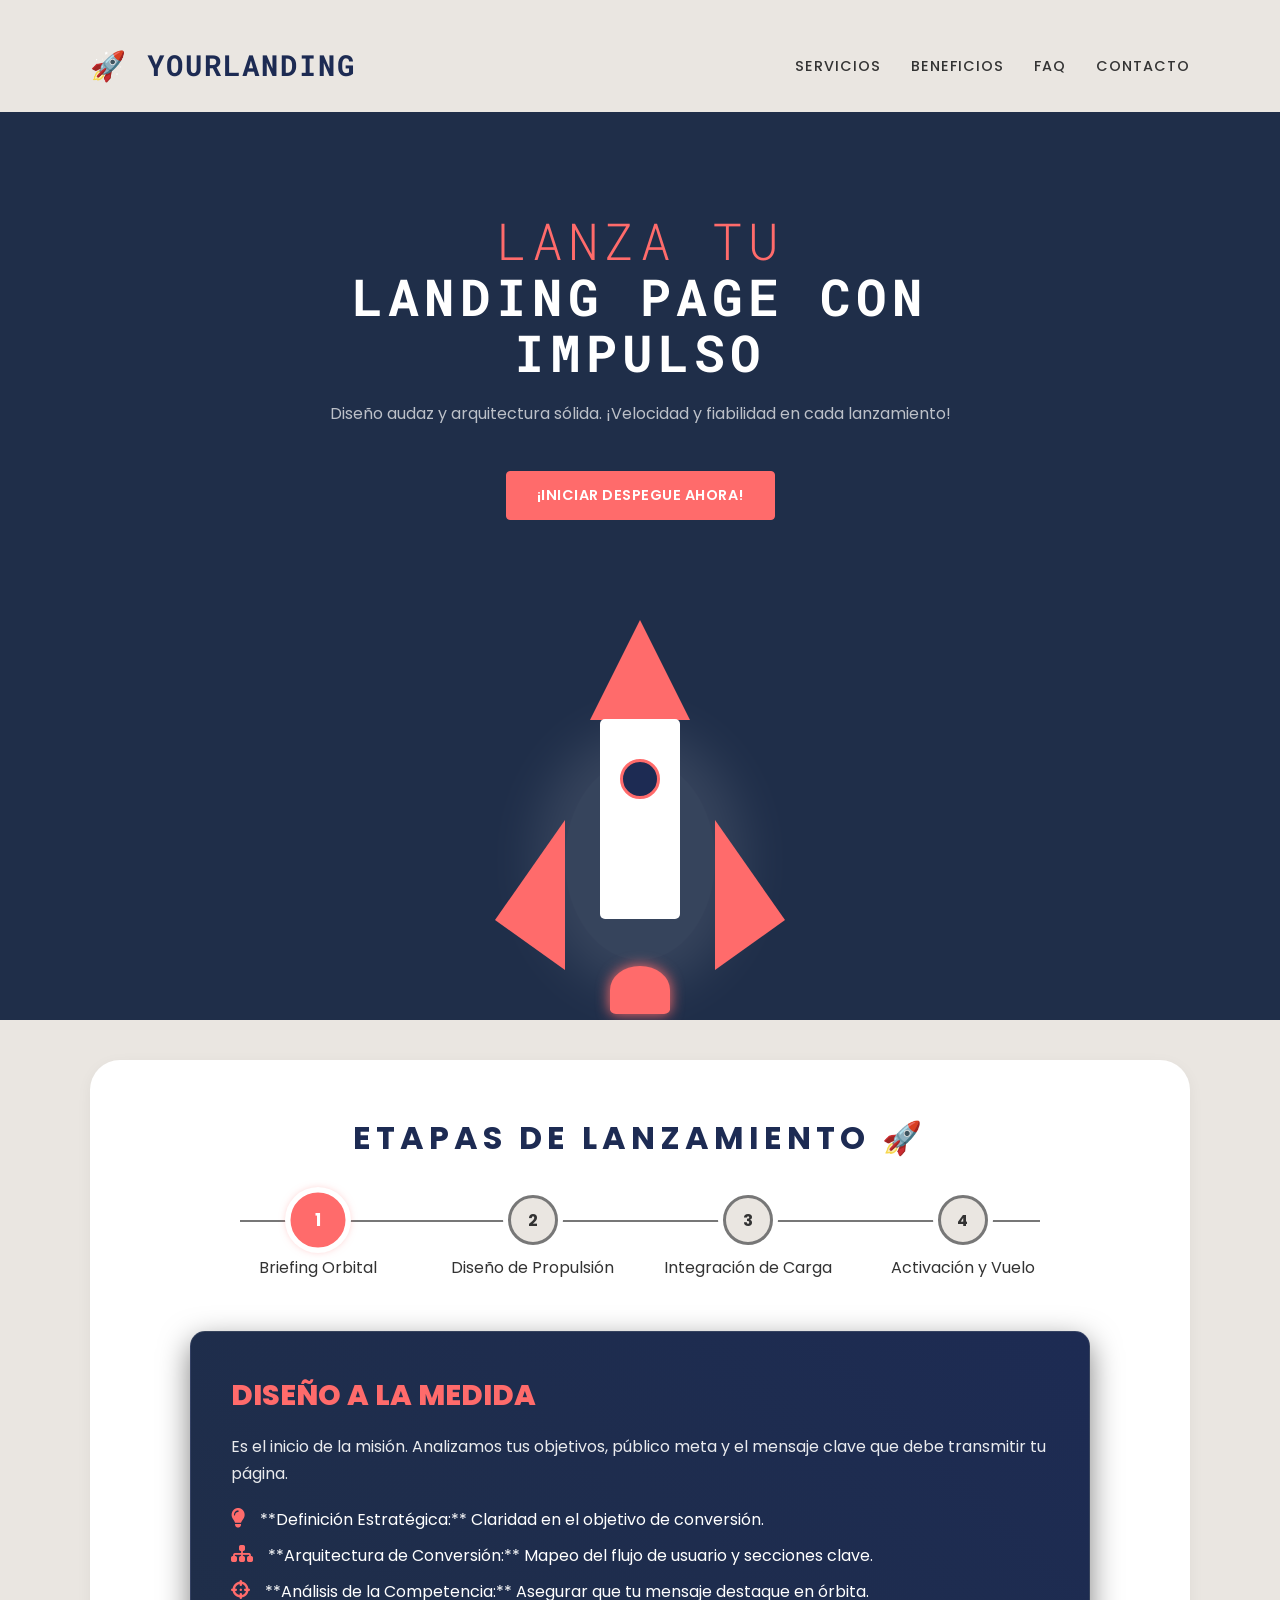
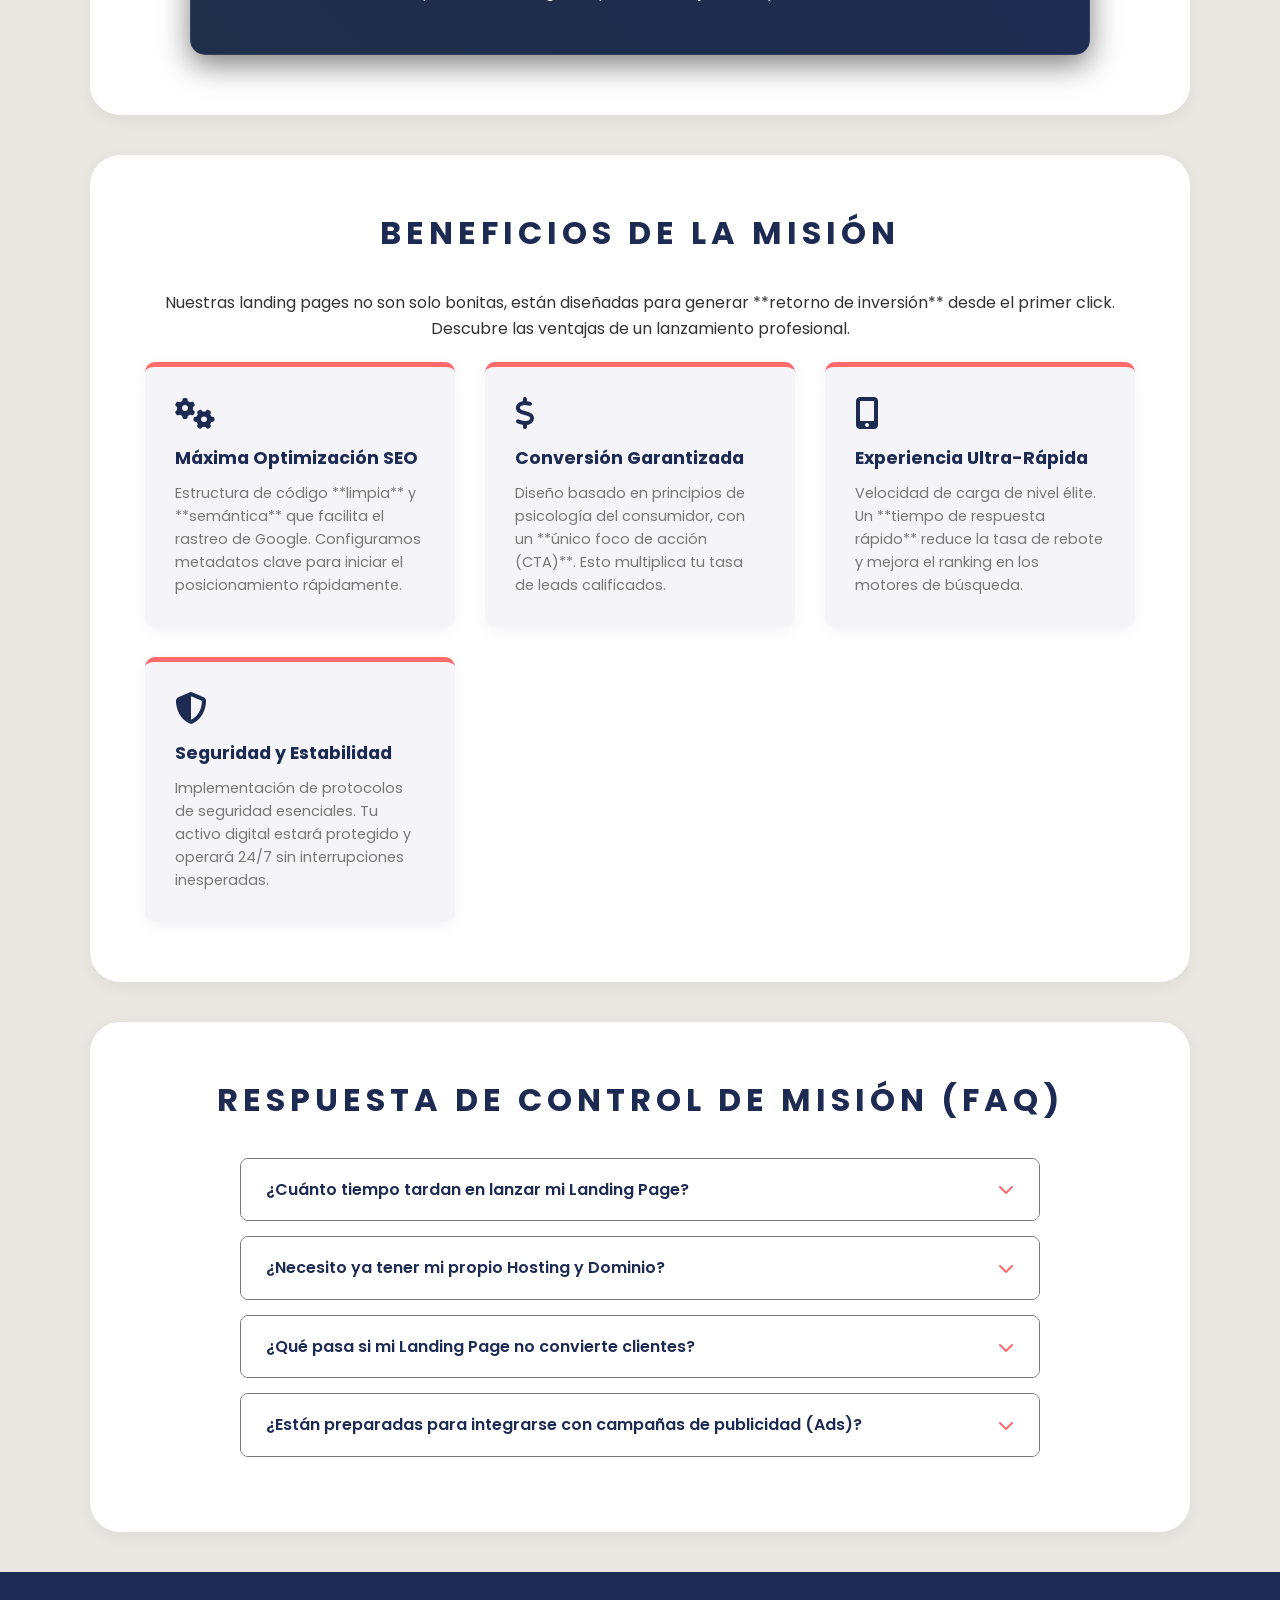
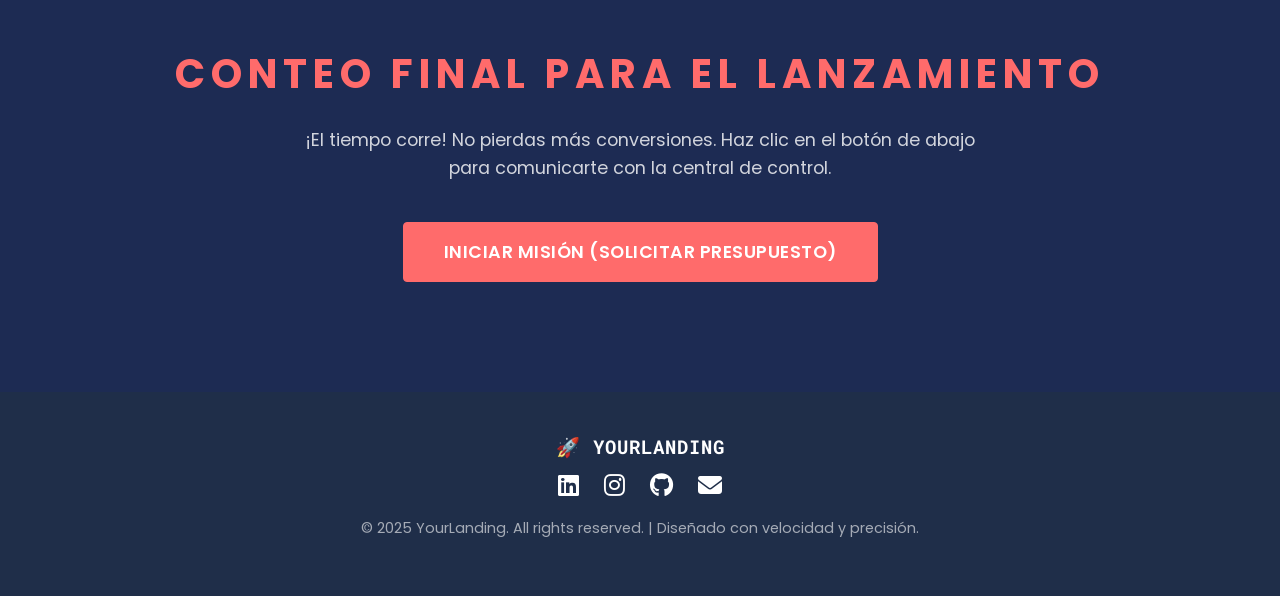
<file: index.html>
<!DOCTYPE html>
<html lang="es">
<head>
    <meta charset="UTF-8">
    <meta name="viewport" content="width=device-width, initial-scale=1.0">
    <title>🚀 YourLanding - Landing Pages Profesionales</title>
    <link href="https://fonts.googleapis.com/css2?family=Poppins:wght@300;400;500;600;700;800&display=swap" rel="stylesheet">
    <link href="https://fonts.googleapis.com/css2?family=Roboto+Mono:wght@700&display=swap" rel="stylesheet">
    <link rel="stylesheet" href="https://cdnjs.cloudflare.com/ajax/libs/font-awesome/6.5.1/css/all.min.css">
    
    <link rel="stylesheet" href="styles/style.css">
        <script>
    // BLOQUEO INMEDIATO DEL SCROLL AUTOMÁTICO
    if (window.location.hash) {
        // Anula el hash inmediatamente, previniendo el scroll nativo.
        window.location.hash = "";
        
        // Limpia la URL sin recargar y fuerza el scroll al tope como respaldo.
        window.onload = function() {
            window.scrollTo(0, 0);
            if (history.replaceState) {
                history.replaceState(null, document.title, window.location.pathname + window.location.search);
            }
        };
    }
</script>
</head>
<body>

    <header class="header">
  
        <div class="container">
            <h1 class="logo">🚀 YOURLANDING</h1>
            
            <nav>
                <div class="menu-toggle" id="menuToggle">☰</div>
                
                <ul class="nav-menu" id="navMenu">
                    <li><a href="#servicios">Servicios</a></li>
                    <li><a href="#beneficios">Beneficios</a></li>
                    <li><a href="#faq">FAQ</a></li>
                    <li><a href="#contacto">Contacto</a></li>
                </ul>
            </nav>
            
        </div>
    </header>

    <main>
        <section id="hero" class="hero">
            <div class="hero-content-wrapper">
                
                <h2 class="hero-title">
                    <span>Lanza Tu </span><br>
                    LANDING PAGE CON <strong>IMPULSO</strong>
                </h2>
                
                <p class="hero-subtitle">
                    Diseño audaz y arquitectura sólida. ¡Velocidad y fiabilidad en cada lanzamiento!
                </p>
                
                <a href="mailto:jrdcdiaz2001@gmail.com?subject=Lanzamiento%20de%20Landing%20Page%20Cohete%20🚀%20(YourLanding)&body=Hola%2C%20estoy%20interesado%20en%20los%20servicios%20de%20YourLanding.%0D%0A%0D%0AMi%20Nombre%20Completo%3A%20%0D%0AEmpresa%20(si%20aplica)%3A%20%0D%0ATeléfono%20de%20Contacto%3A%20%0D%0A%0D%0ACuéntanos%20sobre%20tu%20proyecto%20(objetivos%2C%20público%20meta%2C%20plazo%20estimado%20etc.)%3A%20%0D%0A" class="btn btn-hero">¡Iniciar Despegue Ahora!</a>

                <div class="rocket-container">
                    
                    <div class="rocket-flame-smoke">
                        <div class="smoke-puff-base"></div>
                        <div class="flame"></div>
                    </div>
                    
                    <div class="rocket-shape">
                        <div class="rocket-cone"></div>
                        <div class="rocket-body">
                            <div class="rocket-window"></div>
                        </div>
                        <div class="rocket-fin-left"></div>
                        <div class="rocket-fin-right"></div>
                    </div>
                    
                </div>
                </div>
        </section>

        <section id="servicios" class="section-secondary">
            <div class="container">
                <h3>Etapas de Lanzamiento 🚀</h3>
                
                <div class="launch-stages">
                    
                    <div class="stage-nav">
                        
                        <div class="stage-step active" data-target="stage1">
                            <div class="stage-icon">1</div>
                            <div class="stage-title">Briefing Orbital</div>
                        </div>

                        <div class="stage-step" data-target="stage2">
                            <div class="stage-icon">2</div>
                            <div class="stage-title">Diseño de Propulsión</div>
                        </div>
                        
                        <div class="stage-step" data-target="stage3">
                            <div class="stage-icon">3</div>
                            <div class="stage-title">Integración de Carga</div>
                        </div>
                        
                        <div class="stage-step" data-target="stage4">
                            <div class="stage-icon">4</div>
                            <div class="stage-title">Activación y Vuelo</div>
                        </div>

                    </div>
                    
                    <div class="stage-content">
                        
                        <div class="content-item active" id="stage1">
                            <h4>Diseño a la Medida</h4>
                            <p>
                                Es el inicio de la misión. Analizamos tus objetivos, público meta y el mensaje clave que debe transmitir tu página.
                            </p>
                            <ul>
                                <li><i class="fas fa-lightbulb"></i> **Definición Estratégica:** Claridad en el objetivo de conversión.</li>
                                <li><i class="fas fa-sitemap"></i> **Arquitectura de Conversión:** Mapeo del flujo de usuario y secciones clave.</li>
                                <li><i class="fas fa-crosshairs"></i> **Análisis de la Competencia:** Asegurar que tu mensaje destaque en órbita.</li>
                            </ul>
                        </div>
                        
                        <div class="content-item" id="stage2">
                            <h4>Responsive y Estilo</h4>
                            <p>
                                Construimos el fuselaje visual con código limpio y ligero para la máxima velocidad.
                            </p>
                            <ul>
                                <li><i class="fas fa-laptop-code"></i> **Desarrollo 100% Responsive:** Diseño que se adapta perfectamente a móvil, tablet y escritorio.</li>
                                <li><i class="fas fa-palette"></i> **Identidad Visual Auda:** Uso de tu marca y nuestra paleta para alto impacto.</li>
                                <li><i class="fas fa-bolt"></i> **Optimización de Velocidad:** Imágenes comprimidas y código minificado para el core web.</li>
                            </ul>
                        </div>

                        <div class="content-item" id="stage3">
                            <h4>Leads y SEO</h4>
                            <p>
                                Preparamos y conectamos todos los sistemas críticos para la generación de resultados y visibilidad.
                            </p>
                            <ul>
                                <li><i class="fas fa-paper-plane"></i> **Captura de Leads (CRM):** Conexión de formularios a tu sistema de gestión de clientes.</li>
                                <li><i class="fas fa-tachometer-alt"></i> **Optimización SEO Esencial:** Títulos, meta-descripciones y estructura Hx.</li>
                                <li><i class="fas fa-chart-line"></i> **Instalación de Analytics:** Listos para medir el tráfico y el rendimiento desde el primer día.</li>
                            </ul>
                        </div>
                        
                        <div class="content-item" id="stage4">
                            <h4>Lanzamiento Final</h4>
                            <p>
                                La etapa crucial donde tu landing page es desplegada y declarada operativa.
                            </p>
                            <ul>
                                <li><i class="fas fa-server"></i> **Despliegue en Servidor Rápido:** Aseguramos un hosting de alta velocidad.</li>
                                <li><i class="fas fa-clipboard-check"></i> **Control de Calidad (QC):** Pruebas de funcionalidad y validación de todos los enlaces.</li>
                                <li><i class="fas fa-rocket"></i> **Lanzamiento y Monitoreo:** Puesta en vivo y confirmación de que la misión es **Completada**.</li>
                            </ul>
                        </div>

                    </div>
                    
                </div>
                
            </div>
        </section>
        
        <section id="beneficios" class="section-secondary">
            <div class="container">
                <h3>Beneficios de la Misión</h3>
                <p>Nuestras landing pages no son solo bonitas, están diseñadas para generar **retorno de inversión** desde el primer click. Descubre las ventajas de un lanzamiento profesional.</p>

                <div class="benefits-grid">
                    
                    <div class="benefit-card">
                        <i class="fas fa-cogs"></i>
                        <h4>Máxima Optimización SEO</h4>
                        <p>Estructura de código **limpia** y **semántica** que facilita el rastreo de Google. Configuramos metadatos clave para iniciar el posicionamiento rápidamente.</p>
                    </div>

                    <div class="benefit-card">
                        <i class="fas fa-dollar-sign"></i>
                        <h4>Conversión Garantizada</h4>
                        <p>Diseño basado en principios de psicología del consumidor, con un **único foco de acción (CTA)**. Esto multiplica tu tasa de leads calificados.</p>
                    </div>

                    <div class="benefit-card">
                        <i class="fas fa-mobile-alt"></i>
                        <h4>Experiencia Ultra-Rápida</h4>
                        <p>Velocidad de carga de nivel élite. Un **tiempo de respuesta rápido** reduce la tasa de rebote y mejora el ranking en los motores de búsqueda.</p>
                    </div>
                    
                    <div class="benefit-card">
                        <i class="fas fa-shield-alt"></i>
                        <h4>Seguridad y Estabilidad</h4>
                        <p>Implementación de protocolos de seguridad esenciales. Tu activo digital estará protegido y operará 24/7 sin interrupciones inesperadas.</p>
                    </div>
                </div>
            </div>
        </section>

        <section id="faq" class="section-secondary">
            <div class="container">
                <h3>Respuesta de Control de Misión (FAQ)</h3>
                
                <div class="faq-list">
                    
                    <div class="faq-item">
                        <div class="faq-question">
                            ¿Cuánto tiempo tardan en lanzar mi Landing Page?
                            <i class="fas fa-chevron-down"></i>
                        </div>
                        <div class="faq-answer">
                            <p>Nuestro proceso completo (desde el briefing hasta la activación) toma entre **7 y 10 días hábiles**, dependiendo de la complejidad del diseño y la integración de la carga (CRM).</p>
                        </div>
                    </div>
                    
                    <div class="faq-item">
                        <div class="faq-question">
                            ¿Necesito ya tener mi propio Hosting y Dominio?
                            <i class="fas fa-chevron-down"></i>
                        </div>
                        <div class="faq-answer">
                            <p>Recomendamos que el cliente ya cuente con su dominio. Nosotros nos encargamos del despliegue en tu **servidor** o podemos recomendarte un proveedor de alta velocidad optimizado para tu nueva página.</p>
                        </div>
                    </div>
                    
                    <div class="faq-item">
                        <div class="faq-question">
                            ¿Qué pasa si mi Landing Page no convierte clientes?
                            <i class="fas fa-chevron-down"></i>
                        </div>
                        <div class="faq-answer">
                            <p>Nuestras páginas están diseñadas bajo métricas de conversión. Si después del lanzamiento no ves resultados, ofrecemos una **revisión estratégica y ajuste de CTA** sin costo adicional durante los primeros 30 días para optimizar la conversión.</p>
                        </div>
                    </div>
                    
                    <div class="faq-item">
                        <div class="faq-question">
                            ¿Están preparadas para integrarse con campañas de publicidad (Ads)?
                            <i class="fas fa-chevron-down"></i>
                        </div>
                        <div class="faq-answer">
                            <p>Sí. Instalamos el **Pixel de Meta (Facebook/Instagram)** y el **Tag de Google Ads** en la etapa 3, garantizando que tu página esté lista para recibir tráfico de pago y medir el retorno de la inversión.</p>
                        </div>
                    </div>

                </div>
            </div>
        </section>
        
        <section id="contacto" class="contacto">
            <div class="container">
                
                <h3>Conteo Final Para el Lanzamiento</h3>
                
                <div class="contact-content">
                    <p>
                        ¡El tiempo corre! No pierdas más conversiones. Haz clic en el botón de abajo para comunicarte con la central de control.
                    </p>
                    
                    <a href="https://mail.google.com/mail/u/0/?view=cm&fs=1&to=jrdcdiaz2001@gmail.com&su=Lanzamiento%20de%20Landing%20Page%20Cohete%20🚀%20(YourLanding)&body=Hola%2C%20estoy%20interesado%20en%20los%20servicios%20de%20YourLanding.%0A%0AMi%20Nombre%20Completo%3A%20%0AEmpresa%20(si%20aplica)%3A%20%0ATeléfono%20de%20Contacto%3A%20%0A%0ACuéntanos%20sobre%20tu%20proyecto%20(objetivos%2C%20público%20meta%2C%20plazo%20estimado%20etc.)%3A%20" 
                 class="btn btn-primary" target="_blank">
                    Iniciar Misión (Solicitar Presupuesto)
                </a>
                </div>
            </div>
        </section>
        </main>

    <footer class="footer">
        <div class="container">
            <div class="footer-logo">🚀 YOURLANDING</div>

            <div class="social-links">
                <a href="https://www.linkedin.com/in/ingjohandiaz/" target="_blank" title="LinkedIn">
                    <i class="fab fa-linkedin"></i>
                </a>
                <a href="https://www.instagram.com/your.landing/" target="_blank" title="Instagram">
                    <i class="fab fa-instagram"></i>
                </a>
                <a href="https://github.com/ssh0annn" target="_blank" title="GitHub">
                    <i class="fab fa-github"></i>
                </a>
                <a target="_blank" href="https://mail.google.com/mail/u/0/?view=cm&fs=1&to=jrdcdiaz2001@gmail.com&su=Lanzamiento%20de%20Landing%20Page%20Cohete%20🚀%20(YourLanding)&body=Hola%2C%20estoy%20interesado%20en%20los%20servicios%20de%20YourLanding.%0A%0AMi%20Nombre%20Completo%3A%20%0AEmpresa%20(si%20aplica)%3A%20%0ATeléfono%20de%20Contacto%3A%20%0A%0ACuéntanos%20sobre%20tu%20proyecto%20(objetivos%2C%20público%20meta%2C%20plazo%20estimado%20etc.)%3A%20" title="Email">
                    <i class="fas fa-envelope"></i>
                </a>
            </div>

            <p>
                &copy; 2025 YourLanding. All rights reserved. | Diseñado con velocidad y precisión.
            </p>
        </div>
    </footer>
    
    <script src="animaciones/script.js"></script>
</body>
</html>
</file>
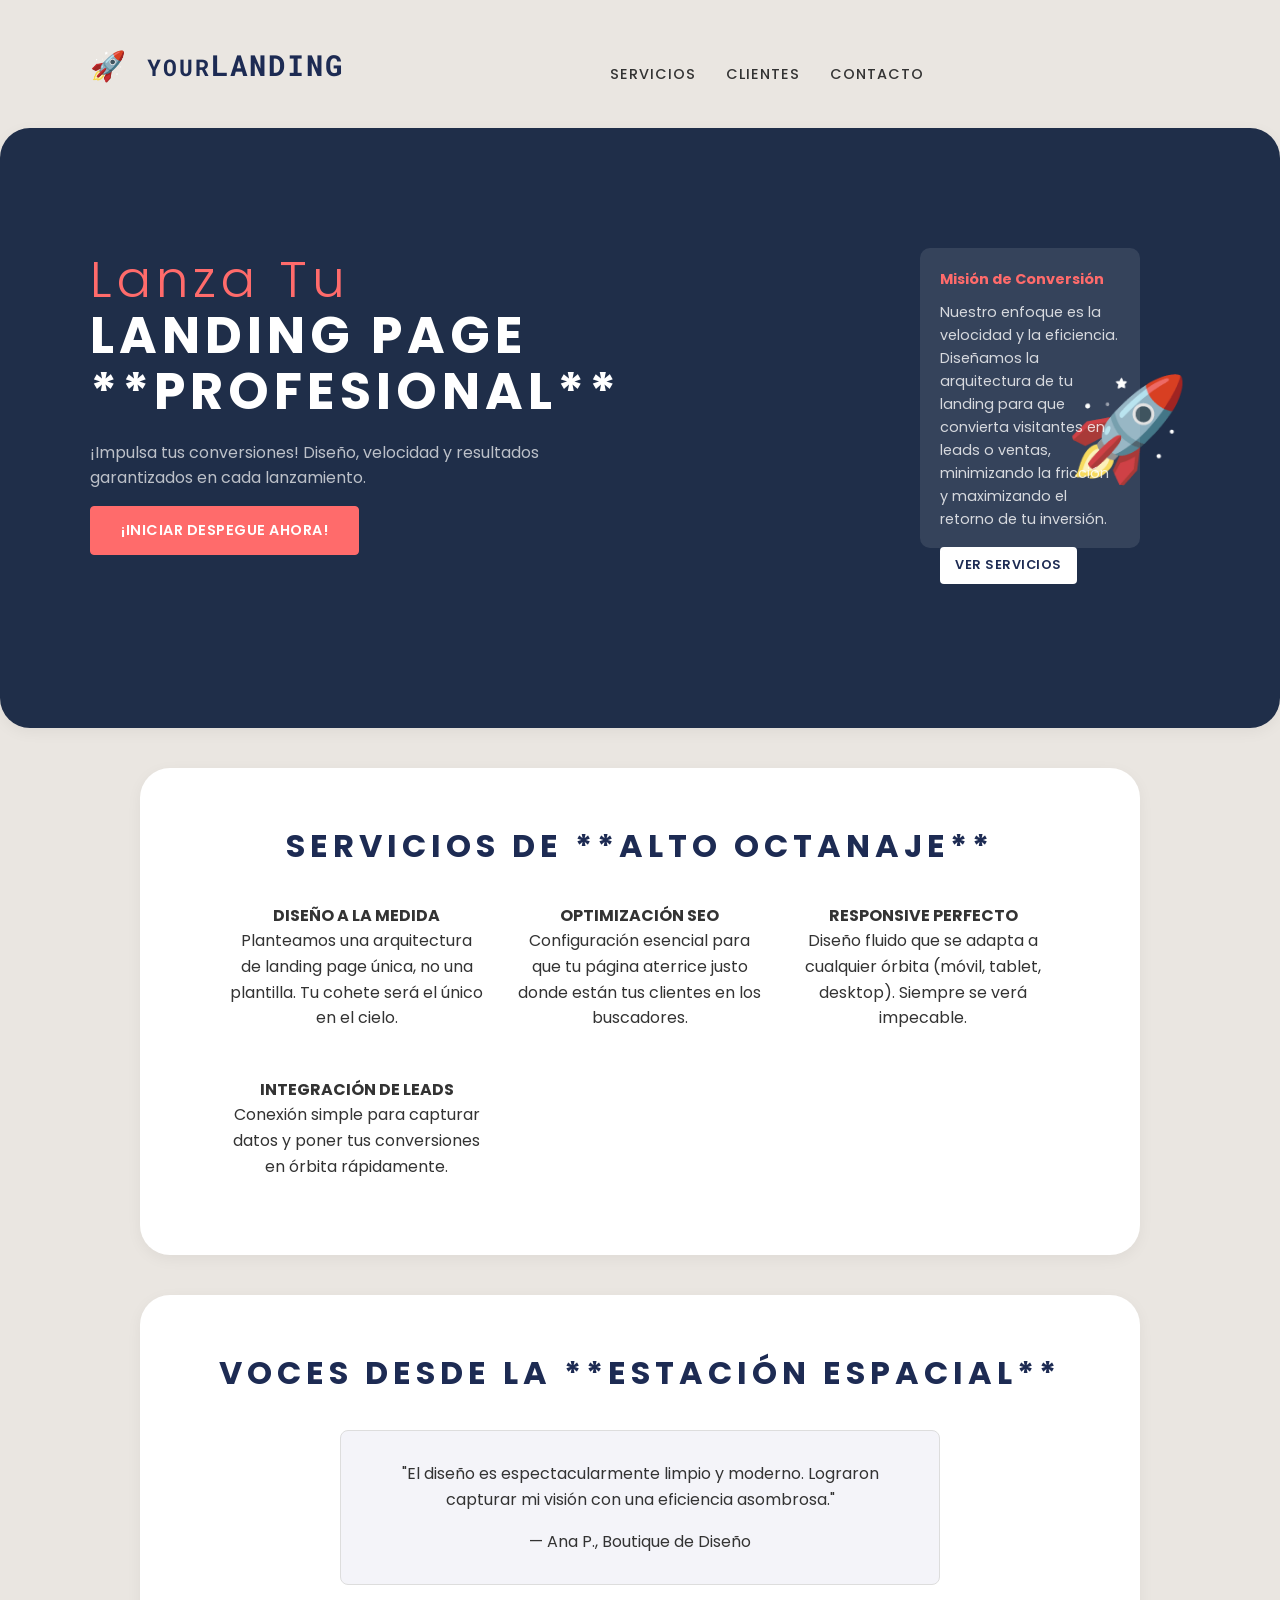
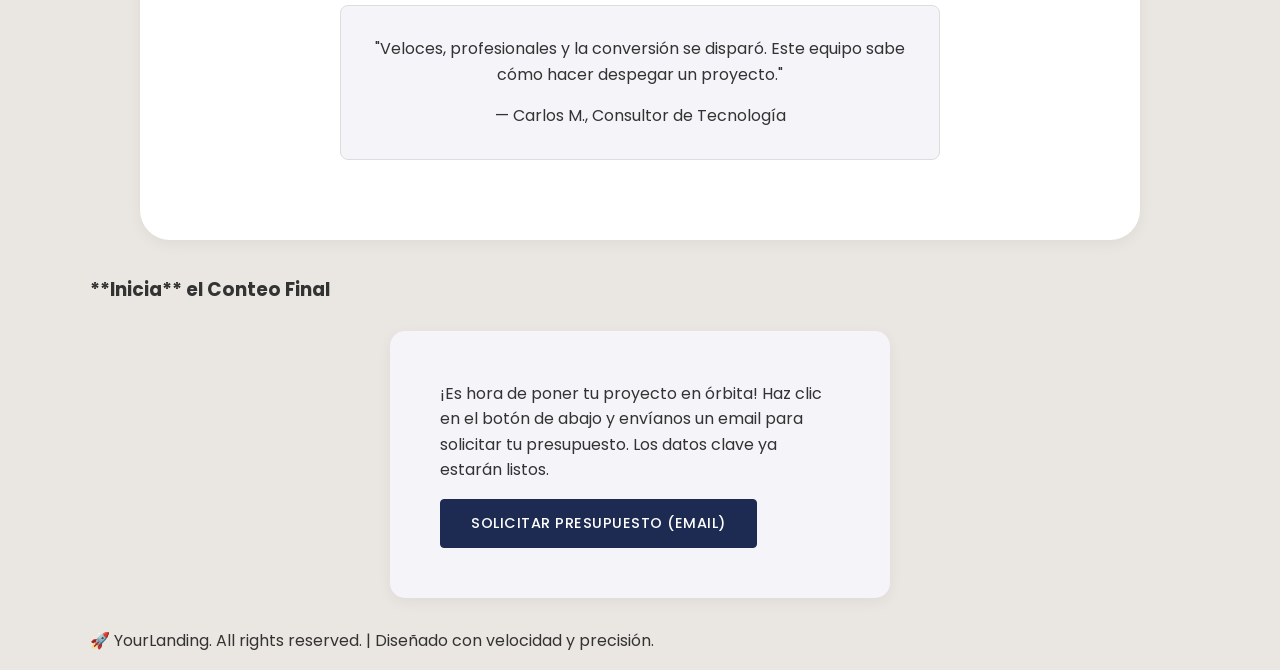
<file: Index.html>
<!DOCTYPE html>
<html lang="es">
<head>
    <meta charset="UTF-8">
    <meta name="viewport" content="width=device-width, initial-scale=1.0">
    <title>🚀 YourLanding - Landing Pages Profesionales</title>
    <link href="https://fonts.googleapis.com/css2?family=Poppins:wght@300;400;500;600;700;800&display=swap" rel="stylesheet">
    <link href="https://fonts.googleapis.com/css2?family=Roboto+Mono:wght@700&display=swap" rel="stylesheet">
    
    <style>
        /* Variables */
        :root {
            --primary-color: #FF6B6B;
            --secondary-color: #1D2B53;
            --background-page: #EAE6E1;
            --hero-bg-dark: #1F2E49;
            --background-light: #F4F4F9; 
            --white: #ffffff;
            --text-dark: #333333;
            --text-light: #777777;
            --shadow-subtle: 0 4px 15px rgba(0, 0, 0, 0.05);
            --section-padding-y: 60px; /* Nueva variable para padding vertical */
        }

        /* Base y Reset */
        * {
            box-sizing: border-box;
            margin: 0;
            padding: 0;
        }

        body {
            font-family: 'Poppins', sans-serif;
            color: var(--text-dark);
            line-height: 1.6;
            background-color: var(--background-page);
            padding-top: 40px;
        }

        .container {
            width: 90%;
            max-width: 1100px;
            margin: 0 auto;
            /* Padding para evitar que el contenido toque los bordes laterales */
            padding: 0 0; 
        }

        h1, h2, h3 {
            margin-bottom: 1rem;
            line-height: 1.1;
            font-weight: 700;
        }
        
        /* Ajuste fino del espaciado de títulos */
        .hero-title {
            margin-bottom: 20px !important;
        }

        p {
            margin-bottom: 1rem;
            font-weight: 400;
        }

        /* --- Componentes --- */
        .btn {
            display: inline-block;
            padding: 12px 30px; 
            border-radius: 4px;
            text-decoration: none;
            font-weight: 500;
            transition: background-color 0.3s ease, transform 0.2s ease;
            border: 1px solid var(--secondary-color);
            cursor: pointer;
            text-align: center;
            letter-spacing: 0.5px;
            text-transform: uppercase;
            font-size: 0.9rem;
        }

        .hero .btn {
            background-color: var(--primary-color);
            color: var(--white);
            border: 1px solid var(--primary-color);
            font-weight: 600;
            margin-top: 15px; /* Espacio después del subtitulo */
        }
        .hero .btn:hover {
            background-color: #e85a5a;
            border-color: #e85a5a;
        }

        .btn-primary {
            background-color: var(--secondary-color);
            color: var(--white);
        }

        .btn-primary:hover {
            background-color: var(--text-dark);
            border-color: var(--text-dark);
            transform: translateY(-1px);
        }

        /* --- HEADER Y NAVEGACIÓN --- */
        
        .header .container {
            display: flex;
            justify-content: space-between;
            align-items: center;
            padding: 10px 0 30px 0;
        }

        .logo {
            font-family: 'Roboto Mono', monospace;
            font-size: 1.8rem;
            color: var(--secondary-color);
            font-weight: 700;
            letter-spacing: 2px;
            z-index: 20;
        }
        .logo span {
            font-size: 0.8em;
        }
        
        .nav-menu {
            list-style: none;
            display: flex;
            gap: 30px;
            z-index: 10;
        }
        .nav-menu a {
            font-size: 0.9rem;
            text-transform: uppercase;
            letter-spacing: 1px;
            color: var(--text-dark);
            text-decoration: none;
            font-weight: 500;
            transition: color 0.3s;
        }
        .nav-menu a:hover {
            color: var(--primary-color);
        }
        
        .menu-toggle {
            display: none;
            cursor: pointer;
            z-index: 20;
            color: var(--secondary-color);
            font-size: 24px;
        }

        /* --- SECCIÓN HERO (AJUSTES CLAVE DE ALINEACIÓN) --- */
        .hero {
            background-color: var(--hero-bg-dark);
            padding: 0;
            text-align: center;
            position: relative;
            overflow: hidden;
            padding-bottom: 50px; 
            border-radius: 30px;
            box-shadow: var(--shadow-subtle);
        }
        
        .hero-content-wrapper {
            /* AJUSTE: Flexbox para alinear verticalmente todo el contenido principal */
            display: flex;
            justify-content: space-between;
            align-items: center; /* Alineación vertical central */
            padding: 100px 0; /* Aumentado el padding vertical para centrar mejor */
            position: relative;
            z-index: 10;
            min-height: 450px; /* Altura mínima para asegurar el espacio */
        }

        .hero-left {
            width: 50%;
            text-align: left;
            padding-right: 50px;
        }

        .hero-right {
            width: 50%;
            display: flex;
            justify-content: flex-end;
            align-items: center;
            position: relative;
            height: 350px;
        }

        .hero-title {
            font-size: 3.2rem; /* Ligeramente más grande */
            letter-spacing: 5px;
            color: var(--white);
        }
        
        .hero-subtitle {
            font-size: 1rem;
            color: rgba(255, 255, 255, 0.7);
            margin-bottom: 0; /* Quitamos el margin-bottom aquí para controlarlo con el botón */
        }

        /* Cohete (manteniendo animaciones) */
        .rocket-wrapper {
            position: absolute;
            right: 0;
            bottom: 0;
            transform: translateY(50px);
            animation: launch 4s ease-out forwards;
        }
        
        .rocket-icon {
            font-size: 100px;
            display: block;
            line-height: 1;
        }
        /* ... animaciones launch, flame, smoke-puff ... */
        @keyframes launch {
            0% { transform: translateY(50px) rotate(0deg); opacity: 0.2; }
            50% { transform: translateY(0px) rotate(-2deg); opacity: 1; }
            100% { transform: translateY(-100px) rotate(0deg); opacity: 1; }
        }
        
        @keyframes flame {
            to { transform: scale(1.1); opacity: 0.8; }
        }
        
        @keyframes flame-fade {
            to { opacity: 0; }
        }
        
        @keyframes smoke-puff {
            0% { opacity: 0; transform: scale(0.5) translateX(-50%); }
            100% { opacity: 0.5; transform: scale(1.5) translateX(-50%); }
        }

        /* Contenedor Colección (Ajuste de posición para no solapar texto) */
        .main-collection-box {
            background-color: rgba(255, 255, 255, 0.1);
            border-radius: 10px;
            padding: 20px;
            text-align: left;
            position: absolute;
            top: 20px; /* Distancia del borde superior */
            right: 50px; /* Ajuste para mantener alineación */
            width: 40%; /* Ligeramente más pequeño para el diseño */
            font-size: 0.9rem;
            color: rgba(255, 255, 255, 0.8);
            max-height: 300px; /* Limitar altura */
        }
        .main-collection-box h4 {
            color: var(--primary-color);
            margin-bottom: 10px;
        }

        /* --- SECCIONES INFERIORES (Alineación y espaciado consistente) --- */
        .section-secondary {
            background-color: var(--white);
            padding: var(--section-padding-y) 0;
            text-align: center;
            border-radius: 30px;
            margin: 40px auto;
            max-width: 1000px;
            box-shadow: var(--shadow-subtle);
        }
        
        .section-secondary h3 {
            color: var(--secondary-color);
            font-size: 2rem;
            margin-bottom: 40px;
            letter-spacing: 5px;
            text-transform: uppercase;
        }

        .servicios-grid {
            display: grid;
            grid-template-columns: repeat(auto-fit, minmax(200px, 1fr));
            gap: 30px;
            padding: 0 40px;
        }

        /* Testimonios y Contacto: Alineación central mejorada */
        .testimonio-card {
            background: var(--background-light);
            padding: 30px;
            border-radius: 8px;
            max-width: 600px;
            margin: 20px auto; /* Centrado */
            box-shadow: none;
            border: 1px solid #ddd;
        }
        
        .contact-content {
            background: var(--background-light);
            padding: 50px;
            border-radius: 15px;
            max-width: 500px;
            margin: 30px auto; /* Centrado */
            box-shadow: var(--shadow-subtle);
        }

        /* --- RESPONSIVE / MENÚ HAMBURGUESA --- */
        @media (max-width: 900px) {
            
            .menu-toggle { display: block; }
            .nav-menu { display: none; }
            
            .hero-content-wrapper {
                flex-direction: column;
                padding: 50px 20px 20px 20px;
                min-height: auto; /* Desactivar altura mínima en móvil */
            }
            .hero-left {
                width: 100%;
                text-align: center;
                padding-right: 0;
                order: 2;
            }
            .hero-right {
                width: 100%;
                height: 250px;
                margin-bottom: 30px;
                order: 1;
                justify-content: center;
            }
            
            .hero-title {
                font-size: 2.2rem;
                letter-spacing: 3px;
                text-align: center;
            }
            
            .main-collection-box {
                position: static;
                width: 90%;
                margin: 20px auto 0;
            }
            
            /* Ajustes finos de animación en móvil */
            .rocket-wrapper {
                right: unset;
                left: 50%;
                transform: translateX(-50%);
            }
        }
    </style>
</head>
<body>

    <header class="header">
        <div class="container">
            <h1 class="logo">🚀 <span>YOUR</span>LANDING</h1>
            
            <nav>
                <div class="menu-toggle" id="menuToggle">☰</div>
                
                <ul class="nav-menu" id="navMenu">
                    <li><a href="#servicios">Servicios</a></li>
                    <li><a href="#testimonios">Clientes</a></li>
                    <li><a href="#contacto">Contacto</a></li>
                </ul>
            </nav>
            
            <div class="header-links-simulated"></div>
        </div>
    </header>

    <main>
        <section id="hero" class="hero">
            <div class="container hero-content-wrapper">
                
                <div class="hero-left">
                    <h2 class="hero-title">
                        <span style="color: var(--primary-color); font-weight: 300;">Lanza Tu </span><br>
                        LANDING PAGE **PROFESIONAL**
                    </h2>
                    <p class="hero-subtitle">
                        ¡Impulsa tus conversiones! Diseño, velocidad y resultados garantizados en cada lanzamiento.
                    </p>
                    <a href="#contacto" class="btn">¡Iniciar Despegue Ahora!</a>
                </div>

                <div class="hero-right">
                    <div class="rocket-wrapper">
                        <span class="rocket-icon" style="color: var(--primary-color);">🚀</span>
                        <div class="rocket-base"></div>
                        <div class="smoke"></div>
                    </div>
                    
                    <div class="main-collection-box">
                        <h4>Misión de Conversión</h4>
                        <p>Nuestro enfoque es la velocidad y la eficiencia. Diseñamos la arquitectura de tu landing para que convierta visitantes en leads o ventas, minimizando la fricción y maximizando el retorno de tu inversión.</p>
                        <a href="#servicios" class="btn" style="background: var(--white); color: var(--secondary-color); border: none; padding: 8px 15px; font-size: 0.8rem; margin-top: 0;">Ver Servicios</a>
                    </div>
                </div>
            </div>
        </section>

        <section id="servicios" class="section-secondary">
            <div class="container">
                <h3>Servicios de **Alto Octanaje**</h3>
                <div class="servicios-grid">
                    <div class="servicio-card">
                        <h4>DISEÑO A LA MEDIDA</h4>
                        <p>Planteamos una arquitectura de landing page única, no una plantilla. Tu cohete será el único en el cielo.</p>
                    </div>
                    <div class="servicio-card">
                        <h4>OPTIMIZACIÓN SEO</h4>
                        <p>Configuración esencial para que tu página aterrice justo donde están tus clientes en los buscadores.</p>
                    </div>
                    <div class="servicio-card">
                        <h4>RESPONSIVE PERFECTO</h4>
                        <p>Diseño fluido que se adapta a cualquier órbita (móvil, tablet, desktop). Siempre se verá impecable.</p>
                    </div>
                    <div class="servicio-card">
                        <h4>INTEGRACIÓN DE LEADS</h4>
                        <p>Conexión simple para capturar datos y poner tus conversiones en órbita rápidamente.</p>
                    </div>
                </div>
            </div>
        </section>

        <section id="testimonios" class="section-secondary testimonios">
            <div class="container">
                <h3>Voces desde la **Estación Espacial**</h3>
                <div class="testimonio-card">
                    <p>"El diseño es espectacularmente limpio y moderno. Lograron capturar mi visión con una eficiencia asombrosa."</p>
                    <span>— Ana P., Boutique de Diseño</span>
                </div>
                <div class="testimonio-card">
                    <p>"Veloces, profesionales y la conversión se disparó. Este equipo sabe cómo hacer despegar un proyecto."</p>
                    <span>— Carlos M., Consultor de Tecnología</span>
                </div>
            </div>
        </section>

        <section id="contacto" class="contacto">
            <div class="container">
                <h3>**Inicia** el Conteo Final</h3>
                <div class="contact-content">
                    <p>
                        ¡Es hora de poner tu proyecto en órbita! Haz clic en el botón de abajo y envíanos un email para solicitar tu presupuesto. Los datos clave ya estarán listos.
                    </p>
                    
                    <a href="mailto:jrdcdiaz2001@gmail.com?subject=Lanzamiento%20de%20Landing%20Page%20Cohete%20🚀%20(YourLanding)&body=Hola%2C%20estoy%20interesado%20en%20los%20servicios%20de%20YourLanding.%0D%0A%0D%0AMi%20Nombre%20Completo%3A%20%0D%0AEmpresa%20(si%20aplica)%3A%20%0D%0ATeléfono%20de%20Contacto%3A%20%0D%0A%0D%0ACuéntanos%20sobre%20tu%20proyecto%20(objetivos%2C%20público%20meta%2C%20plazo%20estimado%20etc.)%3A%20%0D%0A" 
                       class="btn btn-primary">
                        Solicitar Presupuesto (Email)
                    </a>
                </div>
            </div>
        </section>
    </main>

    <footer class="footer">
        <div class="container">
            <p>🚀 YourLanding. All rights reserved. | Diseñado con velocidad y precisión.</p>
        </div>
    </footer>
    
    <script>
        document.addEventListener('DOMContentLoaded', function() {
            const menuToggle = document.getElementById('menuToggle');
            const navMenu = document.getElementById('navMenu');
            const navLinks = navMenu.querySelectorAll('a');

            function toggleMenu() {
                navMenu.classList.toggle('open');
                menuToggle.textContent = navMenu.classList.contains('open') ? '✕' : '☰';
            }

            menuToggle.addEventListener('click', toggleMenu);

            navLinks.forEach(link => {
                link.addEventListener('click', () => {
                    if (navMenu.classList.contains('open')) {
                        toggleMenu(); 
                    }
                });
            });
        });
    </script>
</body>
</html>
</file>
<file: styles/style.css>
/* Variables */
:root {
    --primary-color: #FF6B6B; /* Coral Vibrante (Acento/Fuego) */
    --secondary-color: #1D2B53; /* Azul Profundo (Espacio/Texto Principal) */
    --background-page: #EAE6E1;
    --hero-bg-dark: #1F2E49; /* Fondo de la Hero Section */
    --background-light: #F4F4F9; 
    --white: #ffffff;
    --text-dark: #333333;
    --text-light: #777777;
    --shadow-subtle: 0 4px 15px rgba(0, 0, 0, 0.05);
    --section-padding-y: 60px;
}

/* Base y Reset */
* {
    box-sizing: border-box;
    margin: 0;
    padding: 0;
}

body {
    font-family: 'Poppins', sans-serif;
    color: var(--text-dark);
    line-height: 1.6;
    background-color: var(--background-page);
    padding-top: 0; 
}

.container {
    width: 90%;
    max-width: 1100px;
    margin: 0 auto;
    padding: 0;
}

h1, h2, h3 {
    line-height: 1.1;
    font-weight: 700;
}

p {
    margin-bottom: 1rem;
    font-weight: 400;
}

/* --- Componentes --- */
.btn {
    display: inline-block;
    padding: 12px 30px; 
    border-radius: 4px;
    text-decoration: none;
    font-weight: 500;
    transition: background-color 0.3s ease, transform 0.2s ease;
    border: 1px solid var(--secondary-color);
    cursor: pointer;
    text-align: center;
    letter-spacing: 0.5px;
    text-transform: uppercase;
    font-size: 0.9rem;
}

/* Botón general - Ahora usa primary-color */
.btn-primary {
    background-color: var(--primary-color);
    color: var(--white);
    border: 1px solid var(--primary-color);
    font-weight: 600;
}

.btn-primary:hover {
    background-color: #e85a5a;
    border-color: #e85a5a;
    transform: translateY(-1px);
}

/* --- HEADER Y NAVEGACIÓN --- */

.header {
    background-color: var(--background-page);
    padding-top: 40px; 
}
.header .container {
    display: flex;
    justify-content: space-between;
    align-items: center;
    padding: 10px 0; 
    padding-bottom: 30px;
}

.logo {
    font-family: 'Roboto Mono', monospace;
    font-size: 1.8rem;
    color: var(--secondary-color);
    font-weight: 700;
    letter-spacing: 2px;
    z-index: 20;
}
.logo span {
    font-size: 0.8em;
}

nav {
    margin-left: auto; 
}

.nav-menu {
    list-style: none;
    display: flex;
    gap: 30px;
    z-index: 10;
}
.nav-menu a {
    font-size: 0.9rem;
    text-transform: uppercase;
    letter-spacing: 1px;
    color: var(--text-dark);
    text-decoration: none;
    font-weight: 500;
    transition: color 0.3s;
}
.nav-menu a:hover {
    color: var(--primary-color);
}

.menu-toggle {
    display: none;
    cursor: pointer;
    z-index: 20;
    color: var(--secondary-color);
    font-size: 24px;
}

/* --- SECCIÓN HERO (Cohete) --- */
.hero {
    background-color: var(--hero-bg-dark);
    padding: 0;
    text-align: center;
    position: relative;
    overflow: hidden;
    padding-bottom: 0; 
}

.hero-content-wrapper {
    width: 90%;
    max-width: 1100px;
    margin: 0 auto;
    padding: 100px 0 50px 0; 
    position: relative;
    z-index: 1;
}

.hero-title {
    font-size: 3.2rem; 
    font-family: 'Roboto Mono', monospace;
    text-transform: uppercase;
    letter-spacing: 5px;
    margin: 0 auto 20px auto;
    max-width: 700px;
    line-height: 1.1;
    color: var(--white);
}

.hero-title span { 
     color: var(--primary-color);
     font-weight: 300;
}
.hero-title strong {
    font-weight: 700; 
}

.hero-subtitle {
    font-size: 1rem;
    color: rgba(255, 255, 255, 0.7);
    margin-bottom: 30px;
}

.hero .btn-hero {
    background-color: var(--primary-color);
    color: var(--white);
    border: 1px solid var(--primary-color);
    font-weight: 600;
    margin-top: 15px;
}
.hero .btn-hero:hover {
    background-color: #e85a5a;
    border-color: #e85a5a;
}

/* --- Estructura y Estilos del Cohete (Se mantiene) --- */
.rocket-container {
    position: relative;
    width: 100%;
    height: 400px; 
    margin-top: 50px;
    display: flex;
    justify-content: center;
    align-items: flex-start; 
}
.rocket-shape {
    position: absolute;
    bottom: 0; 
    width: 150px; 
    height: 350px; 
    display: flex;
    flex-direction: column;
    align-items: center;
    z-index: 10;
}
.rocket-cone {
    width: 0;
    height: 0;
    border-left: 50px solid transparent;
    border-right: 50px solid transparent;
    border-bottom: 100px solid var(--primary-color);
    margin-bottom: -1px;
}
.rocket-body {
    width: 80px;
    height: 200px;
    background-color: var(--white);
    border-radius: 5px;
    position: relative;
}
.rocket-window {
    width: 40px;
    height: 40px;
    background-color: var(--secondary-color);
    border: 3px solid var(--primary-color);
    border-radius: 50%;
    position: absolute;
    top: 40px;
    left: 50%;
    transform: translateX(-50%);
}
.rocket-fin-left, .rocket-fin-right {
    position: absolute;
    width: 0;
    height: 0;
    border-top: 100px solid transparent;
    border-bottom: 50px solid transparent;
    bottom: 0;
}
.rocket-fin-left {
    border-right: 70px solid var(--primary-color);
    left: -70px;
}
.rocket-fin-right {
    border-left: 70px solid var(--primary-color);
    right: -70px;
}
.rocket-flame-smoke {
    position: absolute;
    bottom: -50px; 
    display: flex;
    flex-direction: column;
    align-items: center;
    width: 150px;
    z-index: 5;
}
.flame {
    width: 60px;
    height: 60px;
    background-color: var(--primary-color);
    border-radius: 50% 50% 10% 10%;
    box-shadow: 0 0 15px var(--primary-color);
    transform: scaleY(0.8);
    animation: pulse-flame 0.4s infinite alternate;
}
.smoke-puff-base {
    width: 100%;
    height: 200px;
    background: var(--white);
    border-radius: 50%;
    opacity: 0.1;
    box-shadow: 0 0 50px 30px var(--white);
    animation: pulse-smoke 2s infinite alternate;
    margin-top: -30px;
}
@keyframes pulse-flame {
    0% { transform: scale(1, 0.8); opacity: 1; }
    100% { transform: scale(1.1, 1.2); opacity: 0.9; }
}
@keyframes pulse-smoke {
    0% { transform: scale(0.95); opacity: 0.1; }
    100% { transform: scale(1); opacity: 0.2; }
}

/* --- ESTILOS GENERALES Y TEMÁTICOS DE SECCIONES --- */
.section-secondary {
    background-color: var(--white);
    padding: var(--section-padding-y) 0;
    text-align: center;
    border-radius: 30px;
    margin: 40px auto;
    max-width: 1100px;
    box-shadow: var(--shadow-subtle);
}

.section-secondary h3 {
    color: var(--secondary-color);
    font-size: 2rem;
    margin-bottom: 40px;
    letter-spacing: 5px;
    text-transform: uppercase;
}

/* --- SECCIÓN DE SERVICIOS: ETAPAS DE LANZAMIENTO (TABS) --- */
.launch-stages {
    display: flex;
    flex-direction: column;
    align-items: center;
    max-width: 900px;
    margin: 0 auto;
}
.stage-nav {
    display: flex;
    justify-content: space-between;
    width: 100%;
    padding: 0 20px;
    position: relative;
    margin-bottom: 30px;
}
.stage-nav::before {
    content: '';
    position: absolute;
    top: 25px;
    left: 50px;
    right: 50px;
    height: 2px;
    background-color: var(--text-light);
    z-index: 1;
}
.stage-step {
    position: relative;
    z-index: 2;
    cursor: pointer;
    text-align: center;
    flex: 1;
}
.stage-icon {
    width: 50px;
    height: 50px;
    border-radius: 50%;
    background-color: var(--background-page);
    border: 3px solid var(--text-light);
    color: var(--text-dark);
    font-weight: 700;
    display: flex;
    justify-content: center;
    align-items: center;
    margin: 0 auto 10px auto;
    transition: all 0.3s ease;
    box-shadow: 0 0 0 5px var(--white);
    animation: none;
}
.stage-step.active .stage-icon {
    background-color: var(--primary-color);
    border-color: var(--primary-color);
    color: var(--white);
    box-shadow: 0 0 0 5px var(--white), 0 0 10px var(--primary-color);
    transform: scale(1.1);
}

/* Contenido de la Card (Modernizado) */
.stage-content {
    background: linear-gradient(45deg, var(--hero-bg-dark), var(--secondary-color)); 
    color: var(--white);
    padding: 40px; 
    border-radius: 15px;
    text-align: left;
    margin-top: 20px;
    min-height: 250px; 
    box-shadow: 0 10px 30px rgba(0, 0, 0, 0.5); 
    border: 1px solid rgba(255, 255, 255, 0.1);
}
.stage-content h4 {
    color: var(--primary-color);
    font-size: 1.8rem; 
    margin-bottom: 15px; 
    text-transform: uppercase;
    font-weight: 800;
}
.stage-content p {
    font-size: 1rem;
    line-height: 1.7;
    color: rgba(255, 255, 255, 0.9);
    margin-bottom: 20px; 
}

/* --- Estilos para listas dentro de STAGE-CONTENT --- */
.stage-content ul {
    list-style: none;
    padding: 0;
    margin: 0;
}

.stage-content li {
    font-size: 1rem;
    line-height: 1.6;
    margin-bottom: 10px;
    color: var(--white);
    display: flex;
    align-items: flex-start;
}

.stage-content li i {
    color: var(--primary-color); 
    margin-right: 15px;
    font-size: 1.2rem;
    flex-shrink: 0;
    margin-top: 2px;
}
/* ------------------------------------------------------------- */


.content-item { display: none; }
.content-item.active {
    display: block;
    animation: fadeIn 0.5s ease-out;
}
@keyframes fadeIn {
    from { opacity: 0; transform: translateY(10px); }
    to { opacity: 1; transform: translateY(0); }
}

/* --- ESTILOS PARA LA SECCIÓN DE BENEFICIOS (Características) --- */
.benefits-grid {
    display: grid;
    grid-template-columns: repeat(auto-fit, minmax(280px, 1fr));
    gap: 30px;
    margin-top: 20px;
    text-align: left;
}

.benefit-card {
    background-color: var(--background-light);
    padding: 30px;
    border-radius: 10px;
    box-shadow: var(--shadow-subtle);
    transition: transform 0.3s ease;
    border-top: 5px solid var(--primary-color);
}

.benefit-card:hover {
    transform: translateY(-5px);
}

.benefit-card i {
    font-size: 2rem;
    color: var(--secondary-color);
    margin-bottom: 15px;
}

.benefit-card h4 {
    font-size: 1.1rem;
    color: var(--secondary-color);
    margin-bottom: 10px;
    font-weight: 700;
}

.benefit-card p {
    font-size: 0.9rem;
    color: var(--text-light);
    margin: 0;
}

/* --- ESTILOS PARA FAQ (Sección SEO/Objeciones) --- */
.faq-list {
    max-width: 800px;
    margin: 40px auto 0 auto;
    text-align: left;
}

.faq-item {
    border: 1px solid var(--text-light);
    border-radius: 8px;
    margin-bottom: 15px;
    overflow: hidden;
    background-color: var(--background-light);
}

.faq-question {
    background-color: var(--white);
    padding: 18px 25px;
    cursor: pointer;
    font-weight: 600;
    color: var(--secondary-color);
    display: flex;
    justify-content: space-between;
    align-items: center;
    font-size: 1rem;
}

.faq-question:hover {
    background-color: var(--background-page);
}

.faq-answer {
    max-height: 0;
    padding: 0 25px;
    overflow: hidden;
    transition: max-height 0.4s ease-out, padding 0.4s ease-out;
    color: var(--text-dark);
    font-size: 0.95rem;
}

.faq-answer.open {
    max-height: 200px; 
    padding: 15px 25px 20px 25px;
}

.faq-question i {
    color: var(--primary-color);
    transition: transform 0.3s ease;
}

.faq-question.active i {
    transform: rotate(180deg);
}


/* --- SECCIÓN CONTACTO (EL CONTEO FINAL) --- */
.contacto {
    background-color: var(--secondary-color); 
    padding: 80px 0; 
    text-align: center;
    color: var(--white);
}

.contacto h3 {
    color: var(--primary-color); 
    font-size: 2.5rem;
    margin-bottom: 20px;
    letter-spacing: 6px;
    text-transform: uppercase;
}

.contact-content {
    background: none; 
    padding: 0;
    max-width: 700px;
    margin: 30px auto;
    box-shadow: none;
}

.contact-content p {
    font-size: 1.1rem;
    color: rgba(255, 255, 255, 0.8);
    margin-bottom: 40px;
}

.contact-content .btn {
    padding: 15px 40px;
    font-size: 1.1rem;
}

/* --- FOOTER --- */
.footer {
    background-color: var(--hero-bg-dark); 
    color: rgba(255, 255, 255, 0.6);
    padding: 40px 0; 
    text-align: center;
    font-size: 0.9rem;
}

.social-links {
    margin-bottom: 20px;
    display: flex;
    justify-content: center;
    gap: 25px;
}

.social-links a {
    color: var(--white);
    text-decoration: none;
    font-size: 1.5rem;
    transition: color 0.3s, transform 0.2s;
    display: flex;
    align-items: center;
}

.social-links a:hover {
    color: var(--primary-color); 
    transform: scale(1.1);
}

.footer-logo {
    font-family: 'Roboto Mono', monospace;
    font-size: 1.2rem;
    color: var(--white);
    font-weight: 700;
    letter-spacing: 1px;
    margin-bottom: 10px;
}


/* ... (El CSS anterior se mantiene igual hasta el responsive) ... */


/* --- RESPONSIVE / AJUSTES MÓVILES --- */
@media (max-width: 900px) {

    .menu-toggle { display: block; }
    
    /* MODIFICACIÓN CLAVE: CAMBIAR DE FIXED A ABSOLUTE Y USAR MAX-HEIGHT */
    .nav-menu { 
        display: flex; /* Mostrar siempre el flex, controlar visibilidad con open */
        flex-direction: column;
        
        /* Posicionamiento relativo al header.container */
        position: absolute; 
        top: 100%; /* Empieza justo debajo del header */
        right: 0; 
        width: 100%; /* Cubre el ancho del container */
        max-width: 300px;
        
        background-color: var(--secondary-color); 
        padding: 0; /* Padding se maneja en li/a */
        box-shadow: 0 5px 15px rgba(0,0,0,0.4);
        z-index: 15;
        
        /* Controla la altura para el efecto de despliegue */
        max-height: 0; 
        overflow: hidden; /* Oculta el contenido cuando max-height es 0 */
        transition: max-height 0.5s ease-in-out; 
        
        border-radius: 0 0 8px 8px; /* Bordes redondeados inferiores */
    }

    .nav-menu.open {
        max-height: 300px; /* Suficiente altura para que se muestre */
        padding: 10px 0; /* Añadimos padding vertical solo al abrir */
    }
    
    .nav-menu li {
        width: 100%;
    }
    .nav-menu a {
        padding: 10px 20px;
        color: var(--white); /* Texto en blanco sobre fondo azul */
        display: block;
        text-align: left;
    }
    .nav-menu a:hover {
        background-color: rgba(255, 255, 255, 0.1);
        color: var(--primary-color);
    }
    /* FIN MODIFICACIÓN CLAVE */

    .header .container { padding: 10px 0; position: relative; }

    /* Responsive de Etapas (Se mantienen) */
    .stage-nav {
        flex-direction: column;
        padding: 0;
    }
    /* ... (Resto del CSS responsive se mantiene igual) ... */
}
</file>
